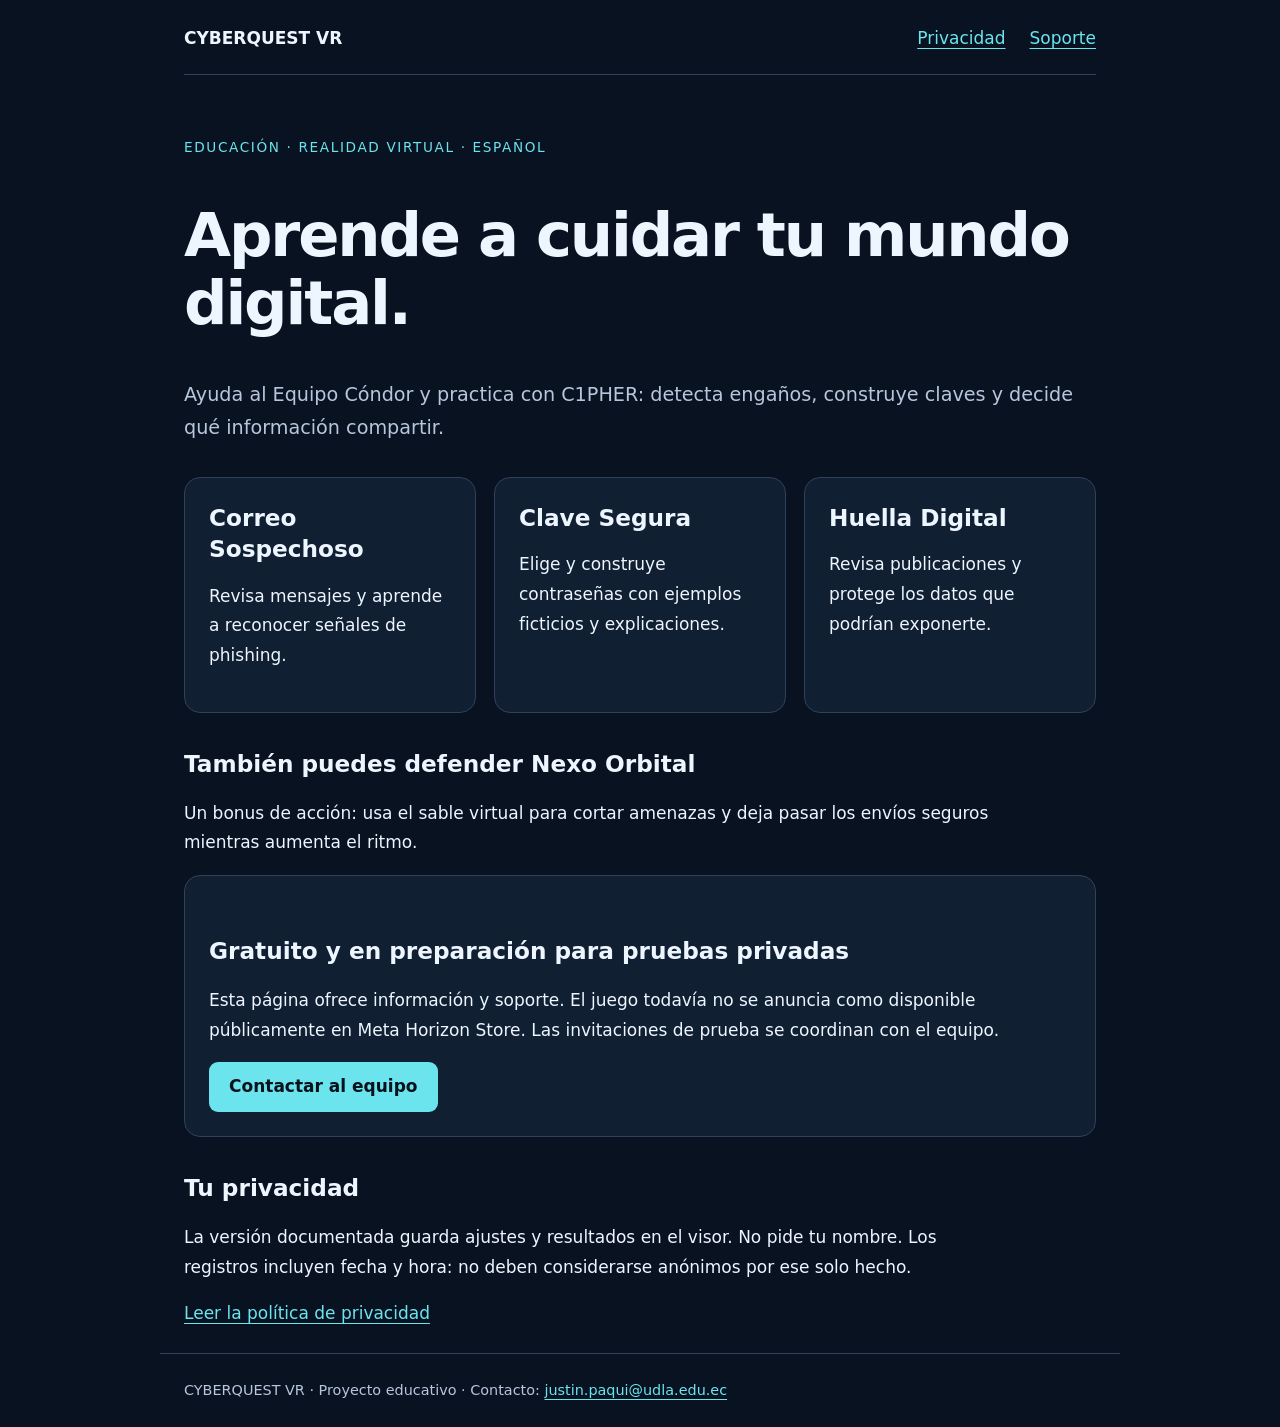
<file: index.html>
<!doctype html>
<html lang="es"><head><meta charset="utf-8"><meta name="viewport" content="width=device-width,initial-scale=1"><title>CYBERQUEST VR · Ciberseguridad en realidad virtual</title><meta name="description" content="Juego educativo gratuito en español sobre correos sospechosos, contraseñas y privacidad en redes sociales. Información, soporte y política de privacidad."><link rel="stylesheet" href="styles.css"></head>
<body><a class="skip" href="#contenido">Saltar al contenido</a><header><nav aria-label="Principal"><strong>CYBERQUEST VR</strong><a href="privacidad.html">Privacidad</a><a href="soporte.html">Soporte</a></nav></header>
<main id="contenido"><p class="eyebrow">Educación · Realidad virtual · Español</p><h1>Aprende a cuidar tu mundo digital.</h1><p class="lead">Ayuda al Equipo Cóndor y practica con C1PHER: detecta engaños, construye claves y decide qué información compartir.</p>
<div class="cards"><section class="card"><h2>Correo Sospechoso</h2><p>Revisa mensajes y aprende a reconocer señales de phishing.</p></section><section class="card"><h2>Clave Segura</h2><p>Elige y construye contraseñas con ejemplos ficticios y explicaciones.</p></section><section class="card"><h2>Huella Digital</h2><p>Revisa publicaciones y protege los datos que podrían exponerte.</p></section></div>
<section><h2>También puedes defender Nexo Orbital</h2><p>Un bonus de acción: usa el sable virtual para cortar amenazas y deja pasar los envíos seguros mientras aumenta el ritmo.</p></section>
<section class="notice"><h2>Gratuito y en preparación para pruebas privadas</h2><p>Esta página ofrece información y soporte. El juego todavía no se anuncia como disponible públicamente en Meta Horizon Store. Las invitaciones de prueba se coordinan con el equipo.</p><a class="button" href="soporte.html">Contactar al equipo</a></section>
<section><h2>Tu privacidad</h2><p>La versión documentada guarda ajustes y resultados en el visor. No pide tu nombre. Los registros incluyen fecha y hora: no deben considerarse anónimos por ese solo hecho.</p><a href="privacidad.html">Leer la política de privacidad</a></section>
</main><footer>CYBERQUEST VR · Proyecto educativo · Contacto: <a href="mailto:justin.paqui@udla.edu.ec">justin.paqui@udla.edu.ec</a></footer></body></html>
</file>
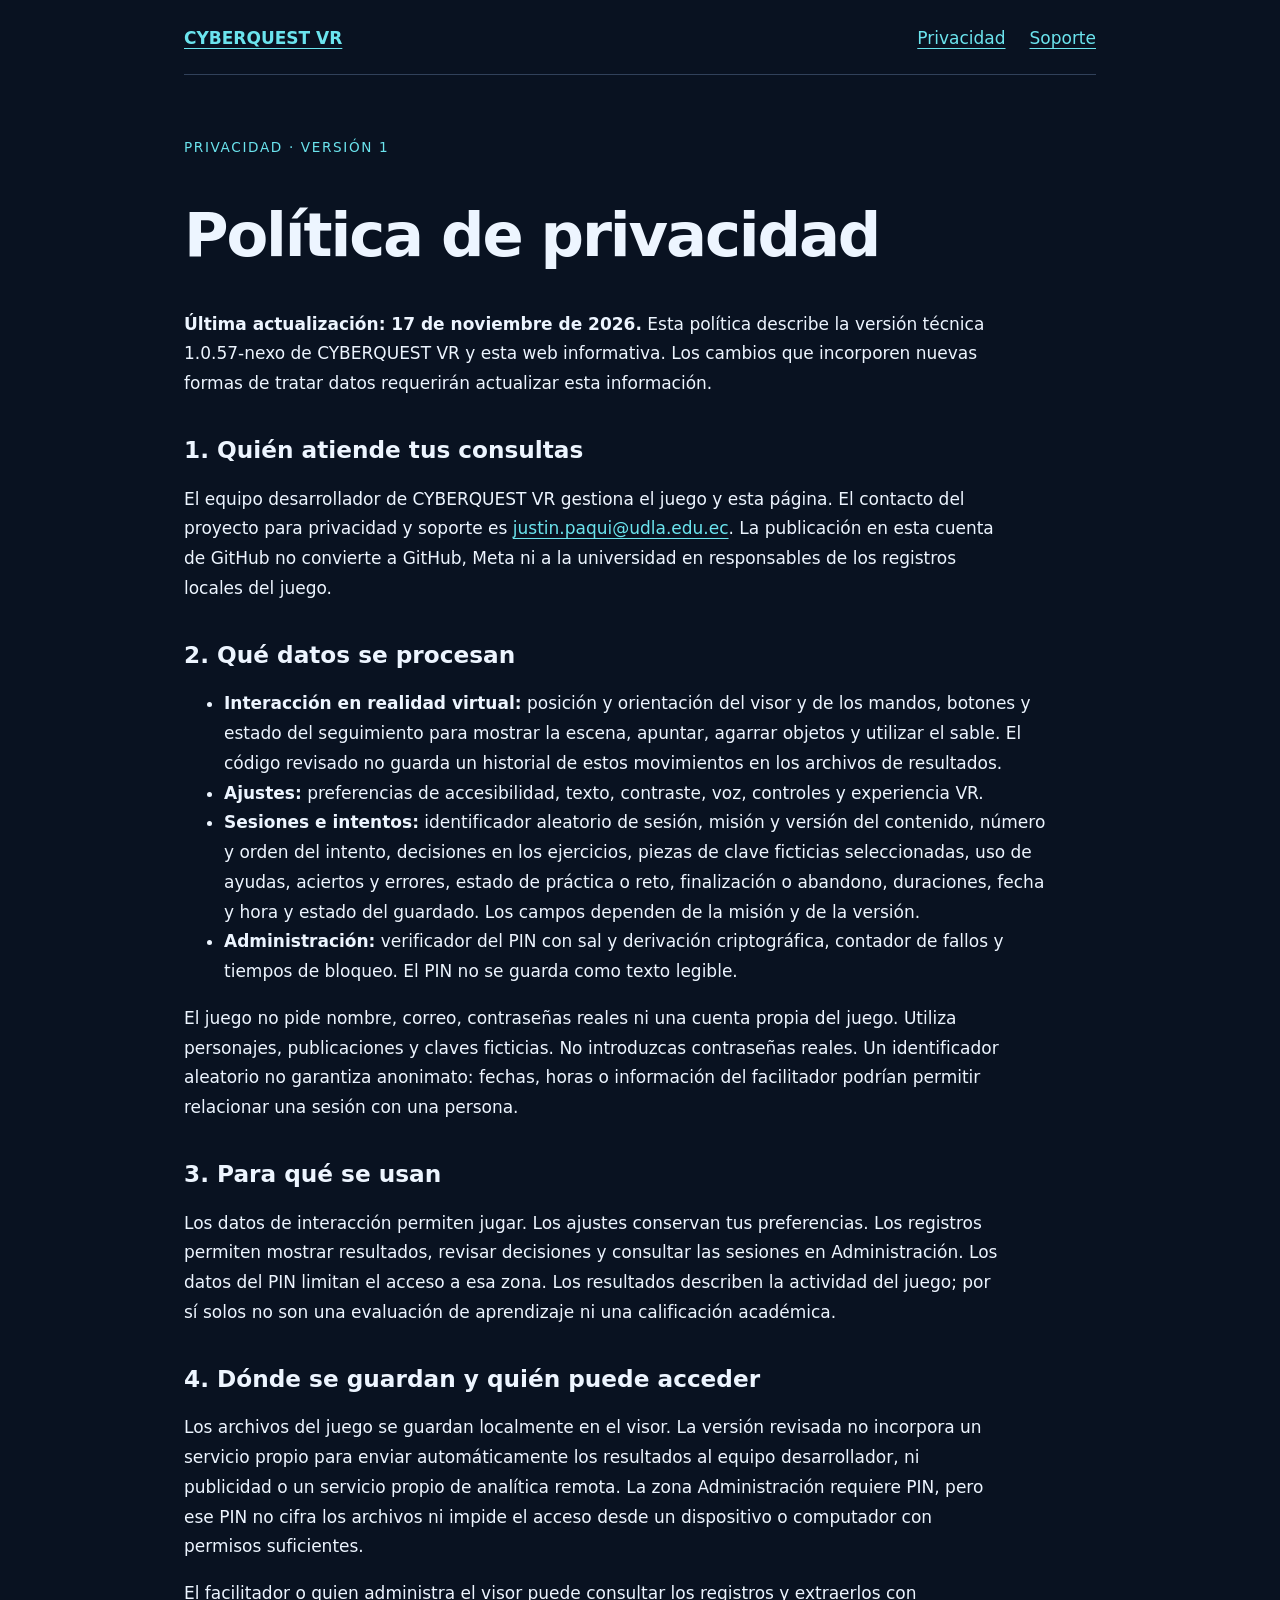
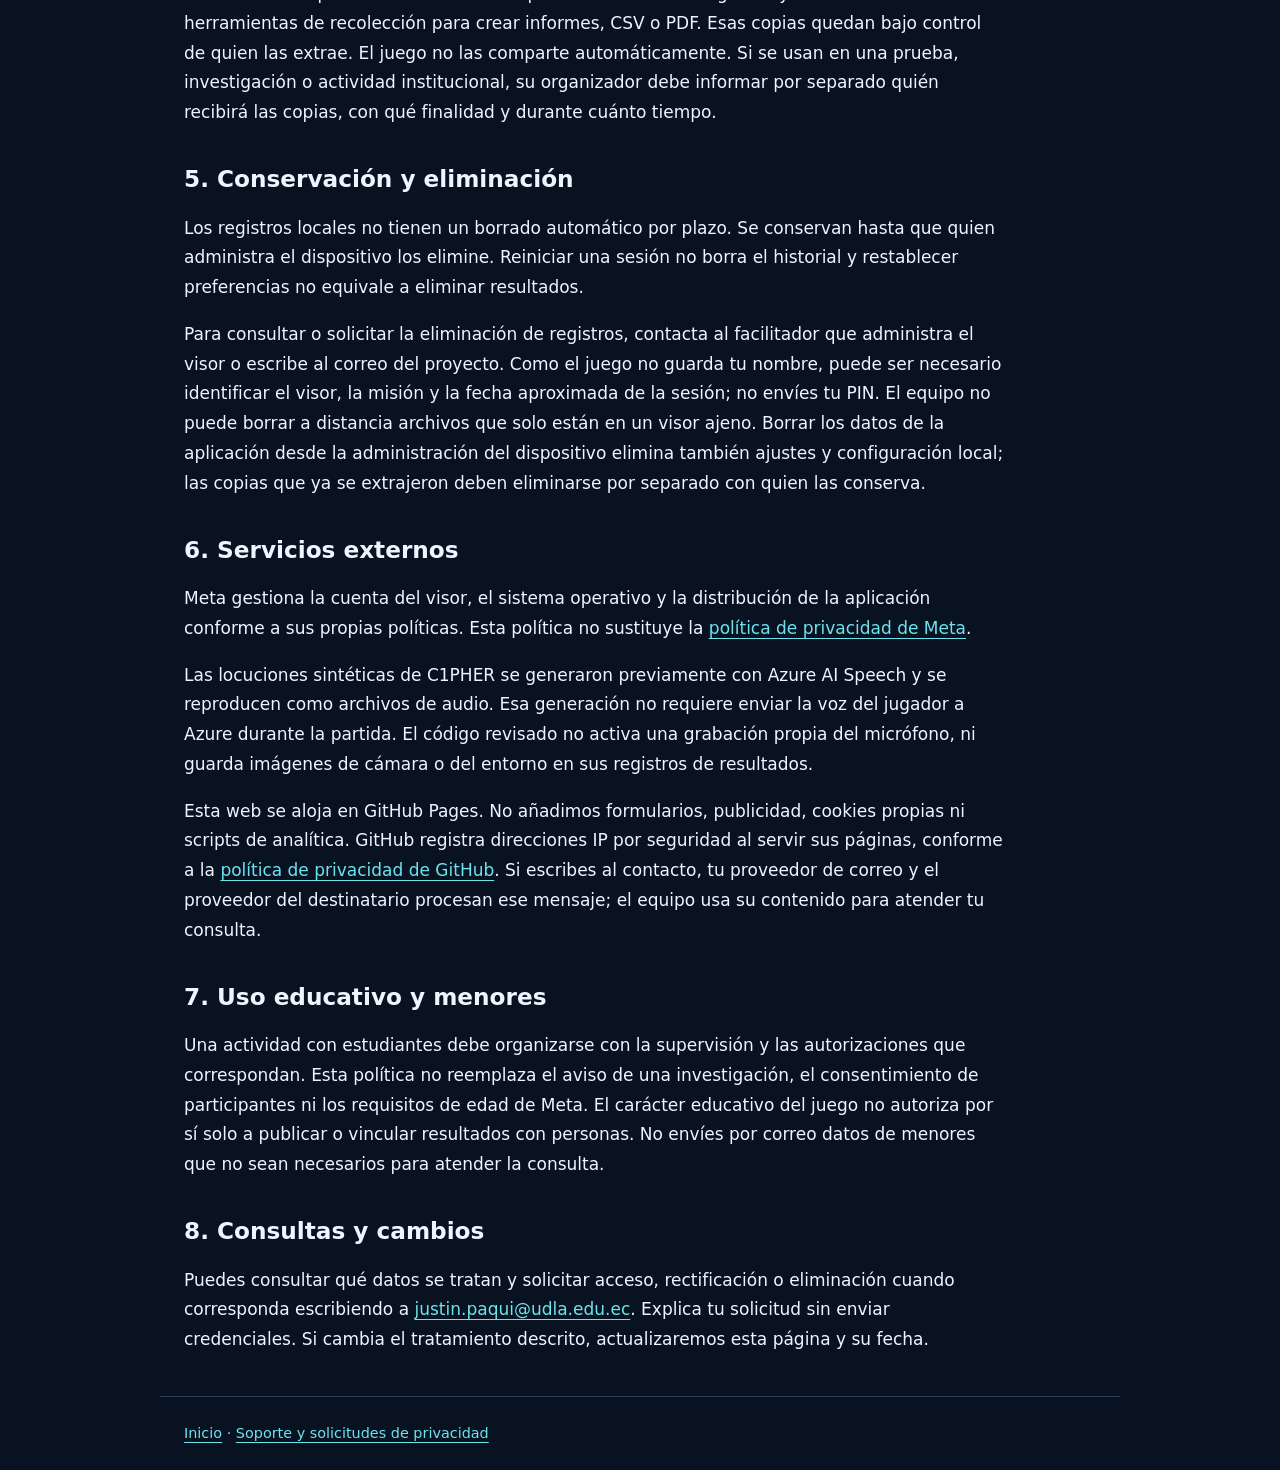
<file: privacidad.html>
<!doctype html>
<html lang="es"><head><meta charset="utf-8"><meta name="viewport" content="width=device-width,initial-scale=1"><title>Política de privacidad · CYBERQUEST VR</title><meta name="description" content="Datos que CYBERQUEST VR procesa y guarda, sus finalidades, conservación, eliminación y contacto."><link rel="stylesheet" href="styles.css"></head>
<body><a class="skip" href="#contenido">Saltar al contenido</a><header><nav aria-label="Principal"><strong><a href="index.html">CYBERQUEST VR</a></strong><a href="privacidad.html" aria-current="page">Privacidad</a><a href="soporte.html">Soporte</a></nav></header>
<main id="contenido"><p class="eyebrow">Privacidad · Versión 1</p><h1>Política de privacidad</h1><p><strong>Última actualización: 17 de noviembre de 2026.</strong> Esta política describe la versión técnica 1.0.57-nexo de CYBERQUEST VR y esta web informativa. Los cambios que incorporen nuevas formas de tratar datos requerirán actualizar esta información.</p>
<h2>1. Quién atiende tus consultas</h2><p>El equipo desarrollador de CYBERQUEST VR gestiona el juego y esta página. El contacto del proyecto para privacidad y soporte es <a href="mailto:justin.paqui@udla.edu.ec">justin.paqui@udla.edu.ec</a>. La publicación en esta cuenta de GitHub no convierte a GitHub, Meta ni a la universidad en responsables de los registros locales del juego.</p>
<h2>2. Qué datos se procesan</h2><ul><li><strong>Interacción en realidad virtual:</strong> posición y orientación del visor y de los mandos, botones y estado del seguimiento para mostrar la escena, apuntar, agarrar objetos y utilizar el sable. El código revisado no guarda un historial de estos movimientos en los archivos de resultados.</li><li><strong>Ajustes:</strong> preferencias de accesibilidad, texto, contraste, voz, controles y experiencia VR.</li><li><strong>Sesiones e intentos:</strong> identificador aleatorio de sesión, misión y versión del contenido, número y orden del intento, decisiones en los ejercicios, piezas de clave ficticias seleccionadas, uso de ayudas, aciertos y errores, estado de práctica o reto, finalización o abandono, duraciones, fecha y hora y estado del guardado. Los campos dependen de la misión y de la versión.</li><li><strong>Administración:</strong> verificador del PIN con sal y derivación criptográfica, contador de fallos y tiempos de bloqueo. El PIN no se guarda como texto legible.</li></ul><p>El juego no pide nombre, correo, contraseñas reales ni una cuenta propia del juego. Utiliza personajes, publicaciones y claves ficticias. No introduzcas contraseñas reales. Un identificador aleatorio no garantiza anonimato: fechas, horas o información del facilitador podrían permitir relacionar una sesión con una persona.</p>
<h2>3. Para qué se usan</h2><p>Los datos de interacción permiten jugar. Los ajustes conservan tus preferencias. Los registros permiten mostrar resultados, revisar decisiones y consultar las sesiones en Administración. Los datos del PIN limitan el acceso a esa zona. Los resultados describen la actividad del juego; por sí solos no son una evaluación de aprendizaje ni una calificación académica.</p>
<h2>4. Dónde se guardan y quién puede acceder</h2><p>Los archivos del juego se guardan localmente en el visor. La versión revisada no incorpora un servicio propio para enviar automáticamente los resultados al equipo desarrollador, ni publicidad o un servicio propio de analítica remota. La zona Administración requiere PIN, pero ese PIN no cifra los archivos ni impide el acceso desde un dispositivo o computador con permisos suficientes.</p><p>El facilitador o quien administra el visor puede consultar los registros y extraerlos con herramientas de recolección para crear informes, CSV o PDF. Esas copias quedan bajo control de quien las extrae. El juego no las comparte automáticamente. Si se usan en una prueba, investigación o actividad institucional, su organizador debe informar por separado quién recibirá las copias, con qué finalidad y durante cuánto tiempo.</p>
<h2>5. Conservación y eliminación</h2><p>Los registros locales no tienen un borrado automático por plazo. Se conservan hasta que quien administra el dispositivo los elimine. Reiniciar una sesión no borra el historial y restablecer preferencias no equivale a eliminar resultados.</p><p>Para consultar o solicitar la eliminación de registros, contacta al facilitador que administra el visor o escribe al correo del proyecto. Como el juego no guarda tu nombre, puede ser necesario identificar el visor, la misión y la fecha aproximada de la sesión; no envíes tu PIN. El equipo no puede borrar a distancia archivos que solo están en un visor ajeno. Borrar los datos de la aplicación desde la administración del dispositivo elimina también ajustes y configuración local; las copias que ya se extrajeron deben eliminarse por separado con quien las conserva.</p>
<h2>6. Servicios externos</h2><p>Meta gestiona la cuenta del visor, el sistema operativo y la distribución de la aplicación conforme a sus propias políticas. Esta política no sustituye la <a href="https://www.meta.com/privacy/policy/">política de privacidad de Meta</a>.</p><p>Las locuciones sintéticas de C1PHER se generaron previamente con Azure AI Speech y se reproducen como archivos de audio. Esa generación no requiere enviar la voz del jugador a Azure durante la partida. El código revisado no activa una grabación propia del micrófono, ni guarda imágenes de cámara o del entorno en sus registros de resultados.</p><p>Esta web se aloja en GitHub Pages. No añadimos formularios, publicidad, cookies propias ni scripts de analítica. GitHub registra direcciones IP por seguridad al servir sus páginas, conforme a la <a href="https://docs.github.com/en/site-policy/privacy-policies/github-general-privacy-statement">política de privacidad de GitHub</a>. Si escribes al contacto, tu proveedor de correo y el proveedor del destinatario procesan ese mensaje; el equipo usa su contenido para atender tu consulta.</p>
<h2>7. Uso educativo y menores</h2><p>Una actividad con estudiantes debe organizarse con la supervisión y las autorizaciones que correspondan. Esta política no reemplaza el aviso de una investigación, el consentimiento de participantes ni los requisitos de edad de Meta. El carácter educativo del juego no autoriza por sí solo a publicar o vincular resultados con personas. No envíes por correo datos de menores que no sean necesarios para atender la consulta.</p>
<h2>8. Consultas y cambios</h2><p>Puedes consultar qué datos se tratan y solicitar acceso, rectificación o eliminación cuando corresponda escribiendo a <a href="mailto:justin.paqui@udla.edu.ec">justin.paqui@udla.edu.ec</a>. Explica tu solicitud sin enviar credenciales. Si cambia el tratamiento descrito, actualizaremos esta página y su fecha.</p>
</main><footer><a href="index.html">Inicio</a> · <a href="soporte.html">Soporte y solicitudes de privacidad</a></footer></body></html>
</file>
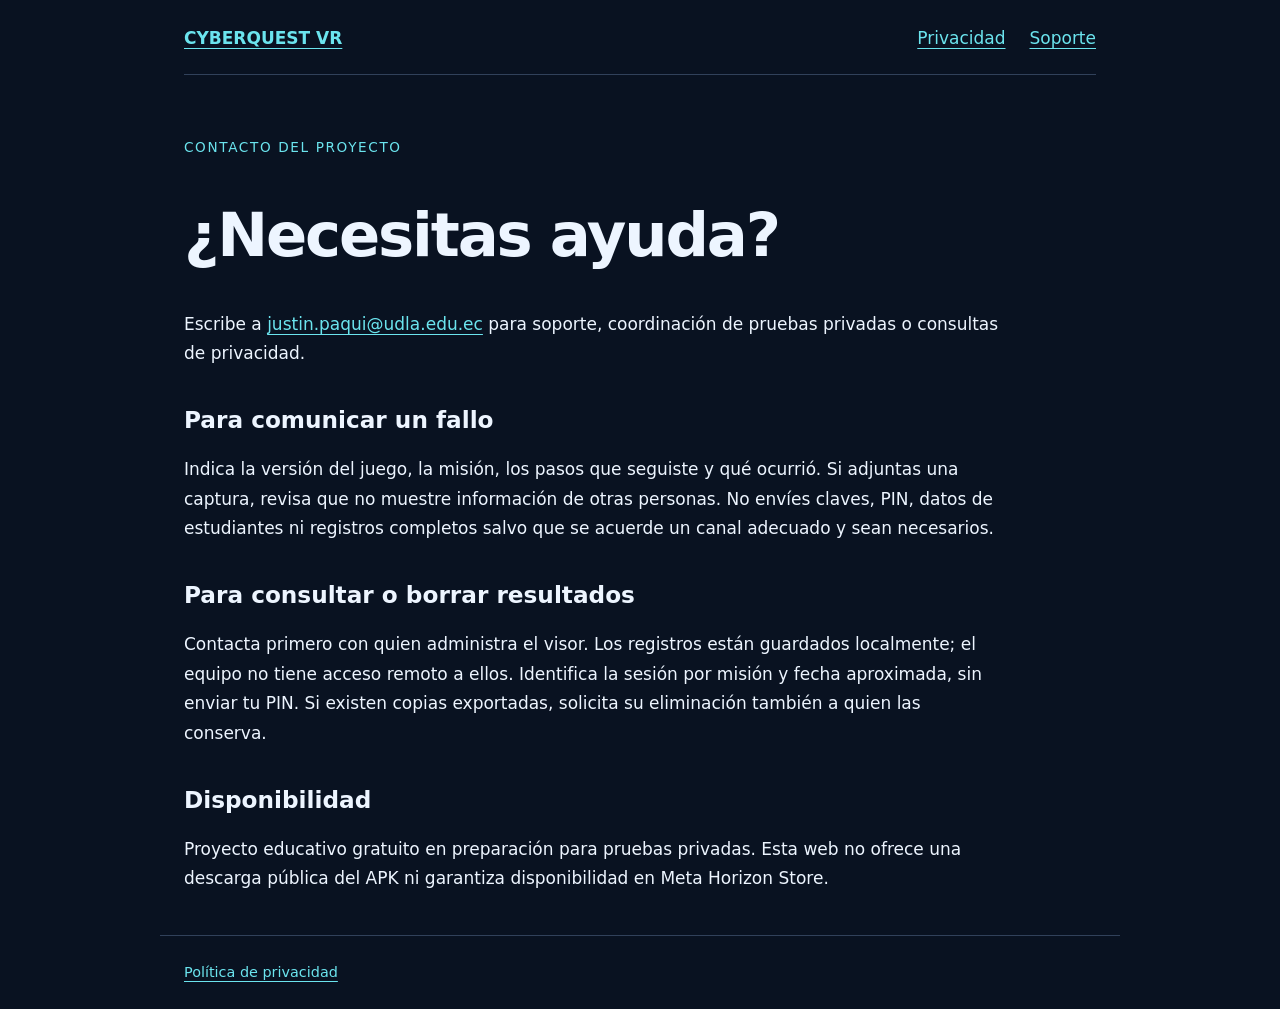
<file: soporte.html>
<!doctype html><html lang="es"><head><meta charset="utf-8"><meta name="viewport" content="width=device-width,initial-scale=1"><title>Soporte · CYBERQUEST VR</title><link rel="stylesheet" href="styles.css"></head><body><header><nav aria-label="Principal"><strong><a href="index.html">CYBERQUEST VR</a></strong><a href="privacidad.html">Privacidad</a><a href="soporte.html" aria-current="page">Soporte</a></nav></header><main><p class="eyebrow">Contacto del proyecto</p><h1>¿Necesitas ayuda?</h1><p>Escribe a <a href="mailto:justin.paqui@udla.edu.ec">justin.paqui@udla.edu.ec</a> para soporte, coordinación de pruebas privadas o consultas de privacidad.</p><h2>Para comunicar un fallo</h2><p>Indica la versión del juego, la misión, los pasos que seguiste y qué ocurrió. Si adjuntas una captura, revisa que no muestre información de otras personas. No envíes claves, PIN, datos de estudiantes ni registros completos salvo que se acuerde un canal adecuado y sean necesarios.</p><h2>Para consultar o borrar resultados</h2><p>Contacta primero con quien administra el visor. Los registros están guardados localmente; el equipo no tiene acceso remoto a ellos. Identifica la sesión por misión y fecha aproximada, sin enviar tu PIN. Si existen copias exportadas, solicita su eliminación también a quien las conserva.</p><h2>Disponibilidad</h2><p>Proyecto educativo gratuito en preparación para pruebas privadas. Esta web no ofrece una descarga pública del APK ni garantiza disponibilidad en Meta Horizon Store.</p></main><footer><a href="privacidad.html">Política de privacidad</a></footer></body></html>
</file>
<file: styles.css>
:root{color-scheme:dark;--bg:#091221;--panel:#111f32;--text:#edf5ff;--muted:#b6c6dc;--cyan:#6be4ee}*{box-sizing:border-box}body{margin:0;background:var(--bg);color:var(--text);font:17px/1.75 system-ui,sans-serif}a{color:var(--cyan);text-underline-offset:4px}a:focus-visible{outline:3px solid #fff;outline-offset:5px}header,main,footer{max-width:960px;margin:auto;padding:24px}nav{display:flex;gap:24px;flex-wrap:wrap;border-bottom:1px solid #31415a;padding-bottom:20px}nav strong{margin-right:auto}h1{font-size:clamp(2.2rem,6vw,3.8rem);line-height:1.12;letter-spacing:-.035em}h2{font-size:1.45rem;line-height:1.35;margin-top:2.2rem}h3{font-size:1.1rem}p,li{max-width:76ch}.eyebrow{color:var(--cyan);font-size:.85rem;letter-spacing:.12em;text-transform:uppercase}.lead{font-size:1.2rem;color:var(--muted)}.cards{display:grid;grid-template-columns:repeat(auto-fit,minmax(220px,1fr));gap:18px;margin:32px 0}.card,.notice{padding:24px;border:1px solid #31415a;border-radius:16px;background:var(--panel)}.card h2{margin:0 0 12px}.button{display:inline-block;background:var(--cyan);color:#06121c;text-decoration:none;padding:10px 20px;border-radius:9px;font-weight:700}footer{border-top:1px solid #31415a;color:var(--muted);font-size:.9rem}.skip{position:absolute;left:-9999px}.skip:focus{left:20px;background:#111;padding:10px}small{color:var(--muted)}@media(max-width:480px){header,main,footer{padding:20px}nav{gap:16px}}
</file>
